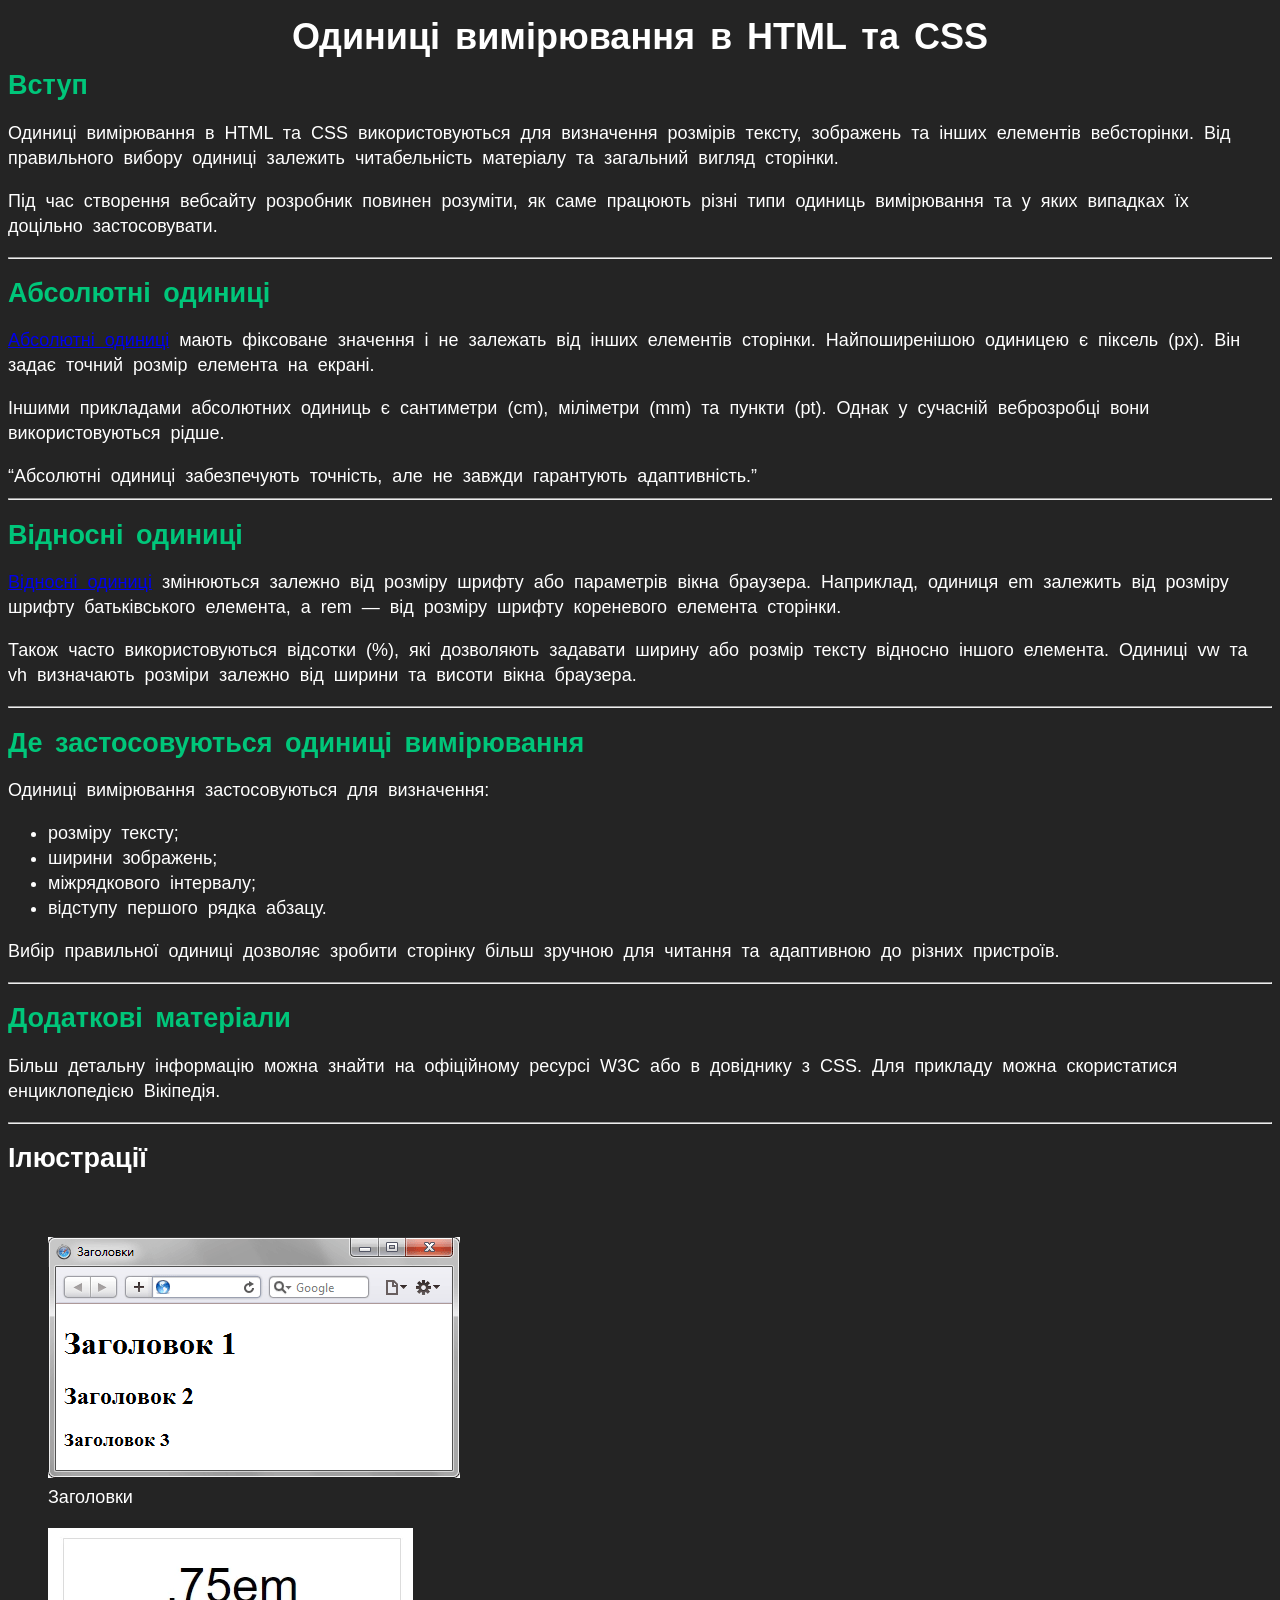
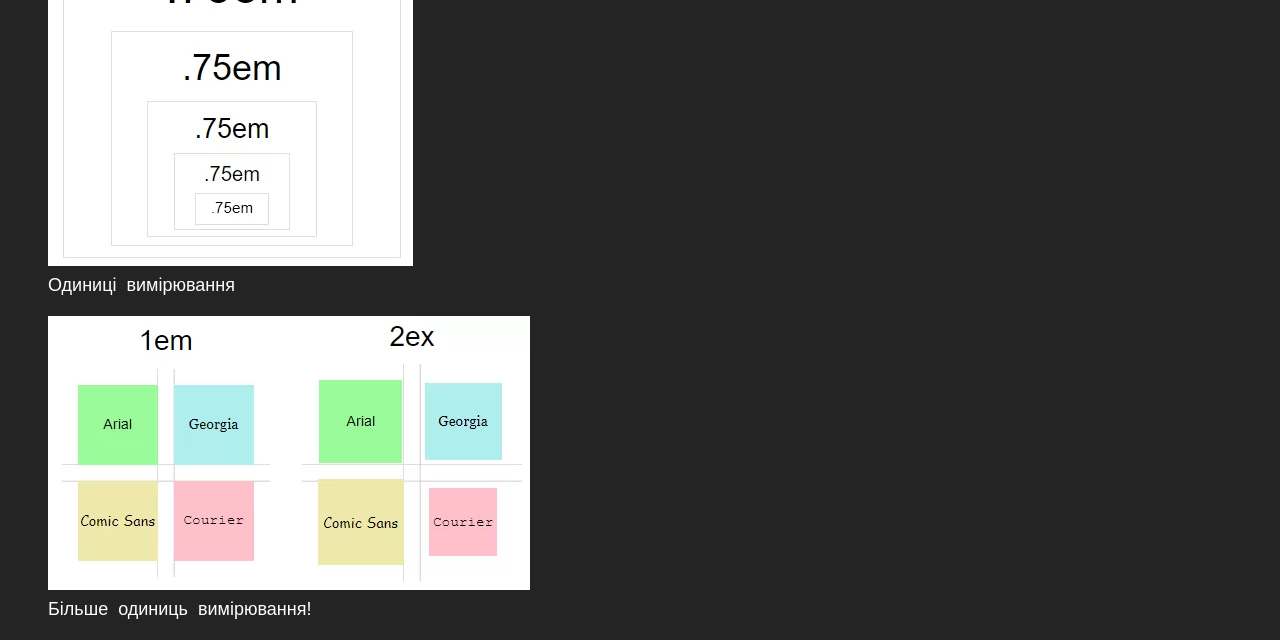
<file: index.html>
<!-- Майстренко Роман - Практична №2 - CSS -->
<!DOCTYPE html>
<html lang="en">
<head>
    <link rel="stylesheet" href="styles/style.css">
    <meta charset="UTF-8">
    <title>Одиниці вимірювання в HTML та CSS</title>
    <style>
        body
        {
            font-family: sans-serif;
            font-size: 18px;
        }
    </style>
</head>
<body>
<div align="center">
    <h1>Одиниці вимірювання в HTML та CSS</h1>
</div>
<h2 style="color: #00c67a">Вступ</h2>
<p>Одиниці вимірювання в HTML та CSS використовуються для визначення розмірів тексту, зображень та інших елементів вебсторінки. Від правильного вибору одиниці залежить читабельність матеріалу та загальний вигляд сторінки.</p>
<p>Під час створення вебсайту розробник повинен розуміти, як саме працюють різні типи одиниць вимірювання та у яких випадках їх доцільно застосовувати.</p>
<hr>
<h2 style="color: #00c67a">Абсолютні одиниці</h2>
<p><a href="https://itwiki.dev/front-end/css-reference/property-values/size">Абсолютні одиниці</a> мають фіксоване значення і не залежать від інших елементів сторінки. Найпоширенішою одиницею є піксель (px). Він задає точний розмір елемента на екрані.</p>
<p>Іншими прикладами абсолютних одиниць є сантиметри (cm), міліметри (mm) та пункти (pt). Однак у сучасній веброзробці вони використовуються рідше.</p>
<q>Абсолютні одиниці забезпечують точність, але не завжди гарантують адаптивність.</q>
<hr>
<h2 style="color: #00c67a">Відносні одиниці</h2>
<p><a href="https://itwiki.dev/front-end/css-reference/property-values/size">Відносні одиниці</a> змінюються залежно від розміру шрифту або параметрів вікна браузера. Наприклад, одиниця em залежить від розміру шрифту батьківського елемента, а rem — від розміру шрифту кореневого елемента сторінки.</p>
<p>Також часто використовуються відсотки (%), які дозволяють задавати ширину або розмір тексту відносно іншого елемента. Одиниці vw та vh визначають розміри залежно від ширини та висоти вікна браузера.</p>
<hr>
<h2 style="color: #00c67a">Де застосовуються одиниці вимірювання</h2>
<p>Одиниці вимірювання застосовуються для визначення:</p>
<ul>
    <li>розміру тексту;</li>
    <li>ширини зображень;</li>
    <li>міжрядкового інтервалу;</li>
    <li>відступу першого рядка абзацу.</li>
</ul>
<p>Вибір правильної одиниці дозволяє зробити сторінку більш зручною для читання та адаптивною до різних пристроїв.</p>
<hr>
<h2 style="color: #00c67a">Додаткові матеріали</h2>
<p>Більш детальну інформацію можна знайти на офіційному ресурсі W3C або в довіднику з CSS. Для прикладу можна скористатися енциклопедією Вікіпедія.</p>
<hr>
<h2>Ілюстрації</h2>
<br>
<figure>
    <img src="images/1.png" width=412>
    <figcaption>Заголовки</figcaption>
</figure>
<figure>
    <img src="images/2.webp" width=365>
    <figcaption>Одиниці вимірювання</figcaption>
</figure>
<figure>
    <img src="images/3.webp" width=482>
    <figcaption>Більше одиниць вимірювання!</figcaption>
</figure>
</body>
</html>
</file>
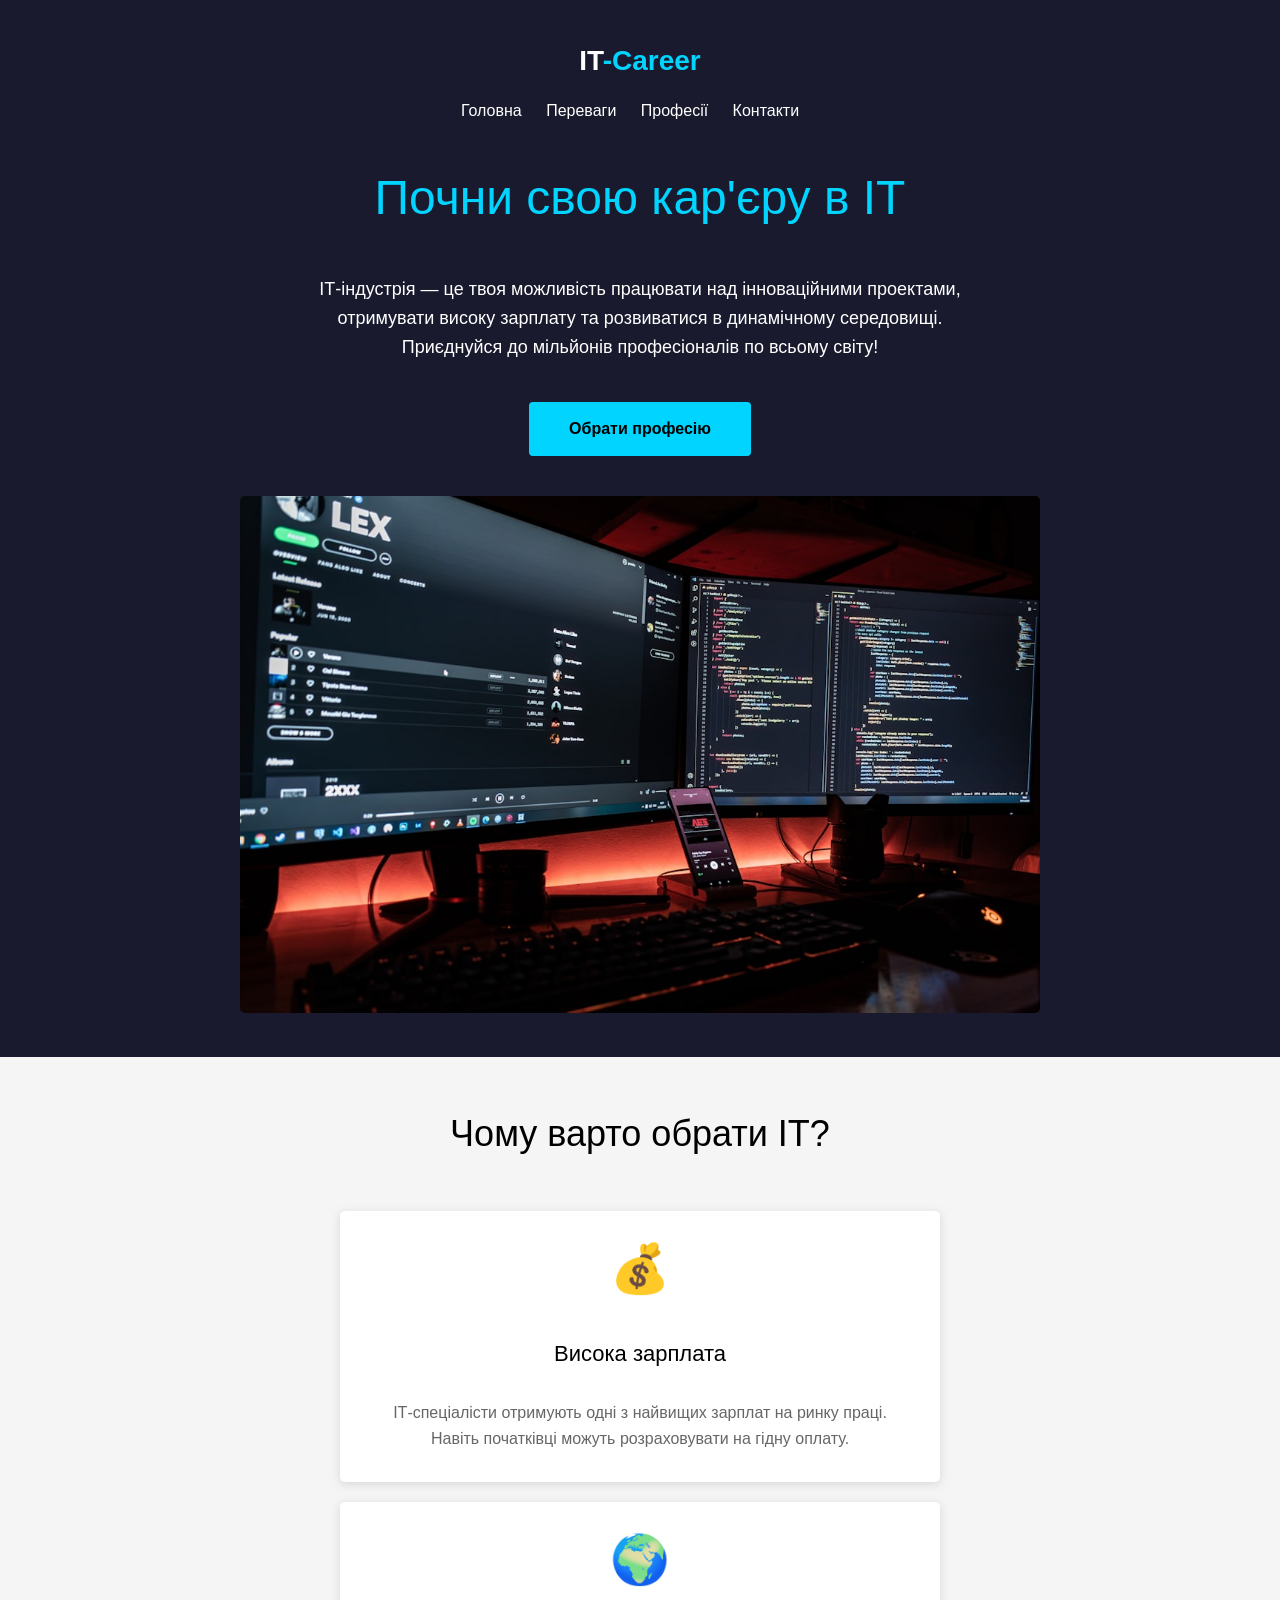
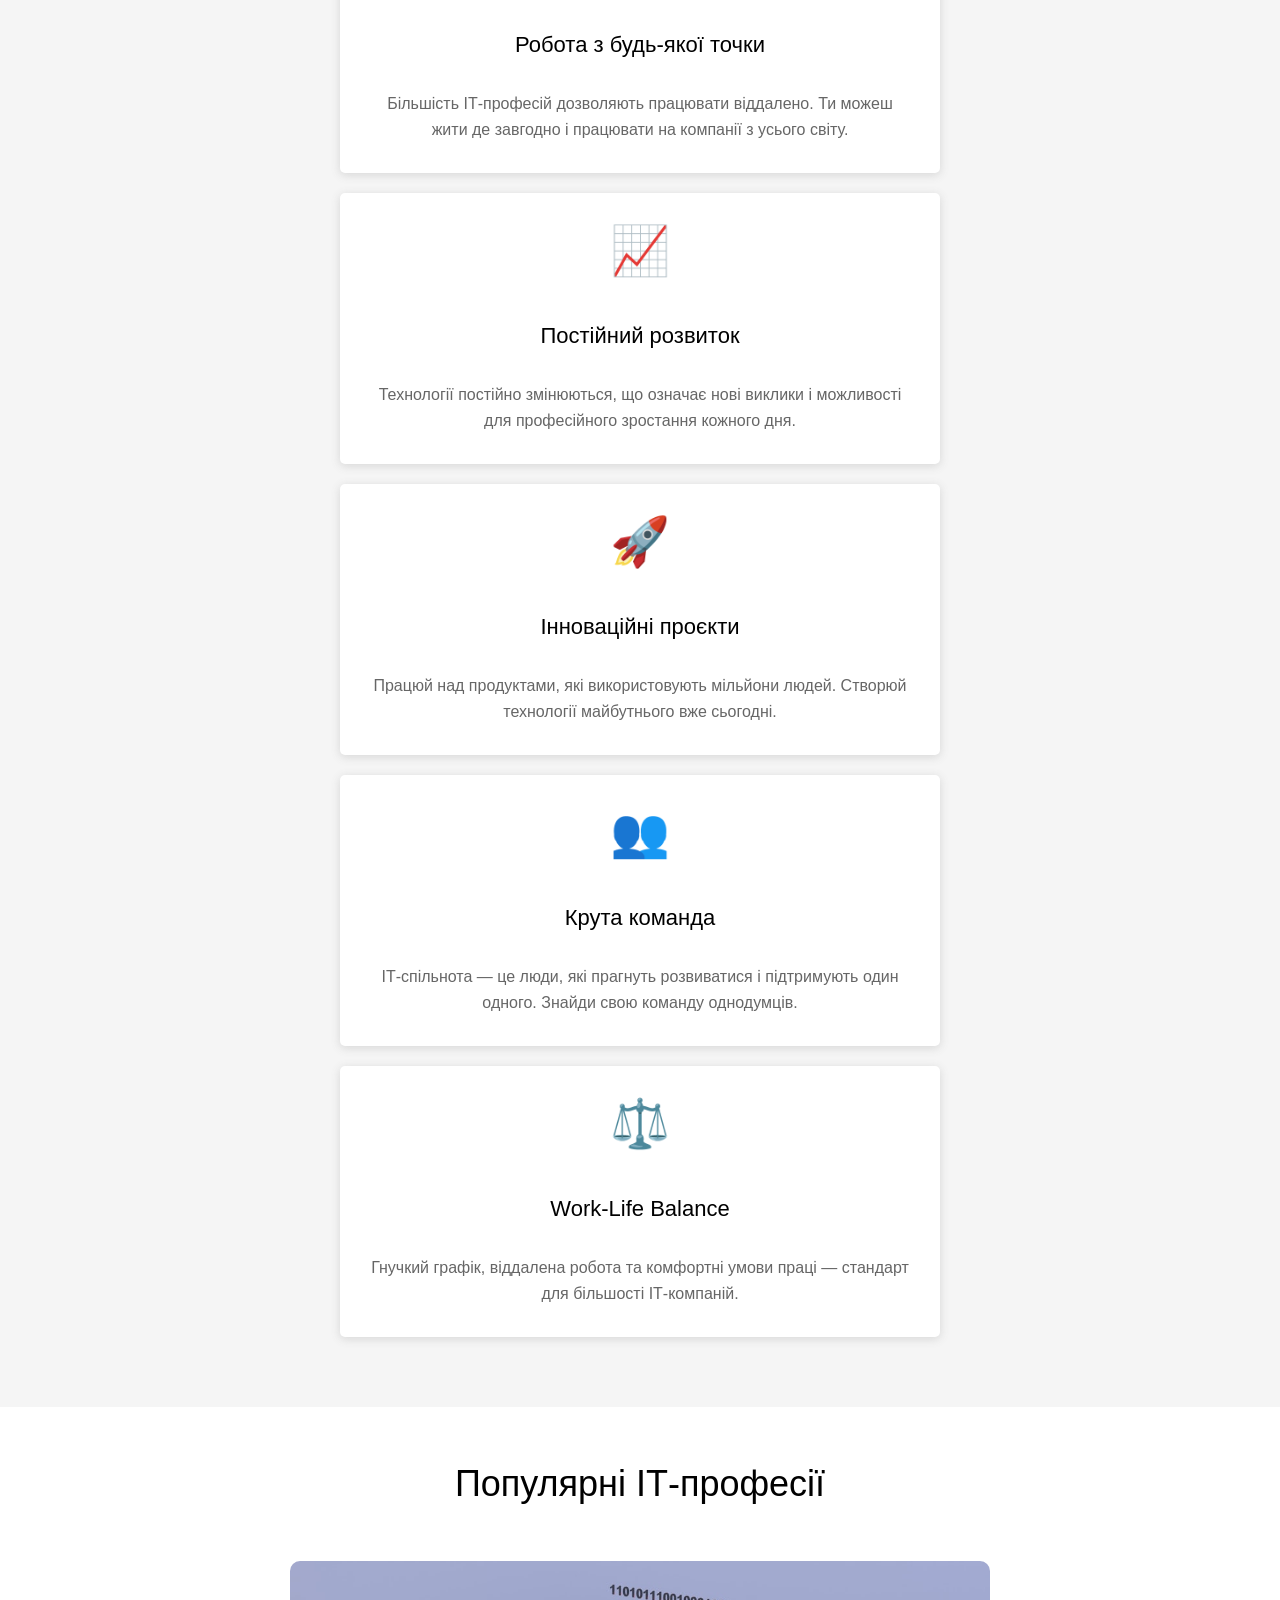
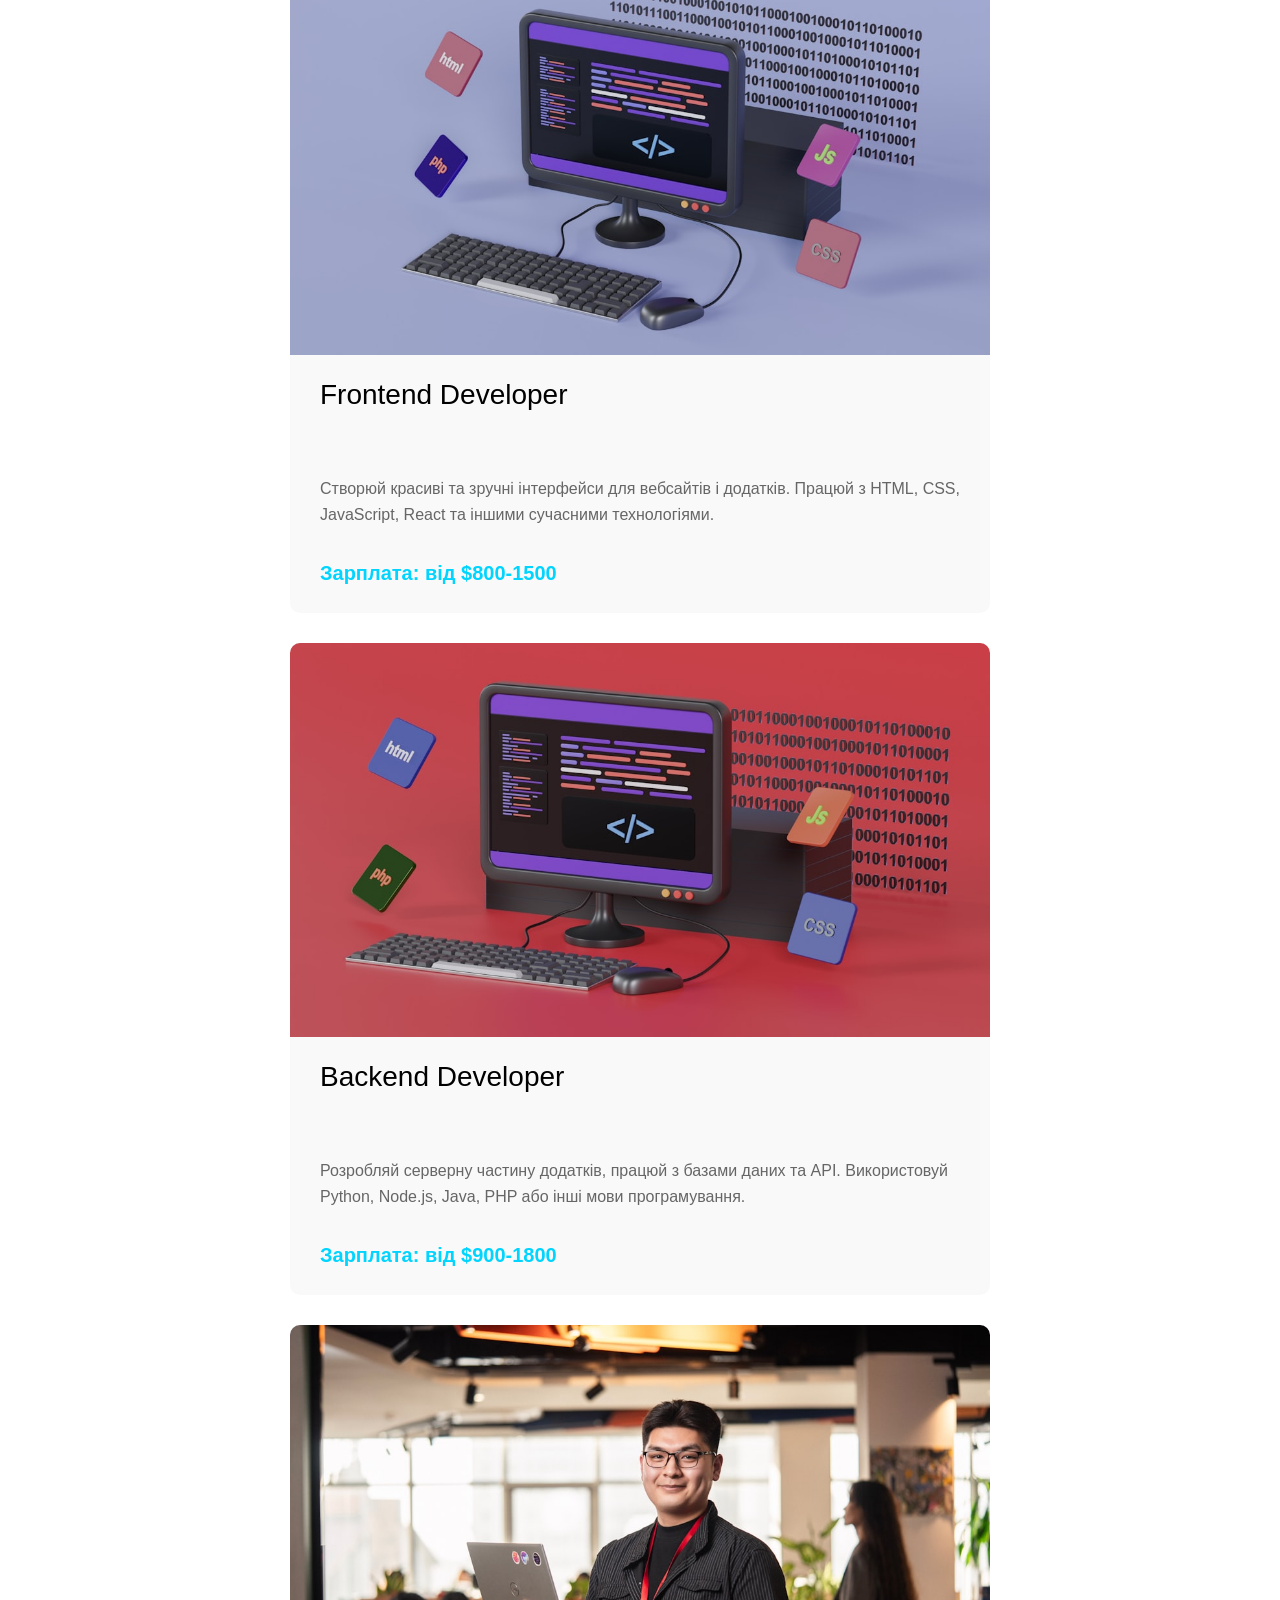
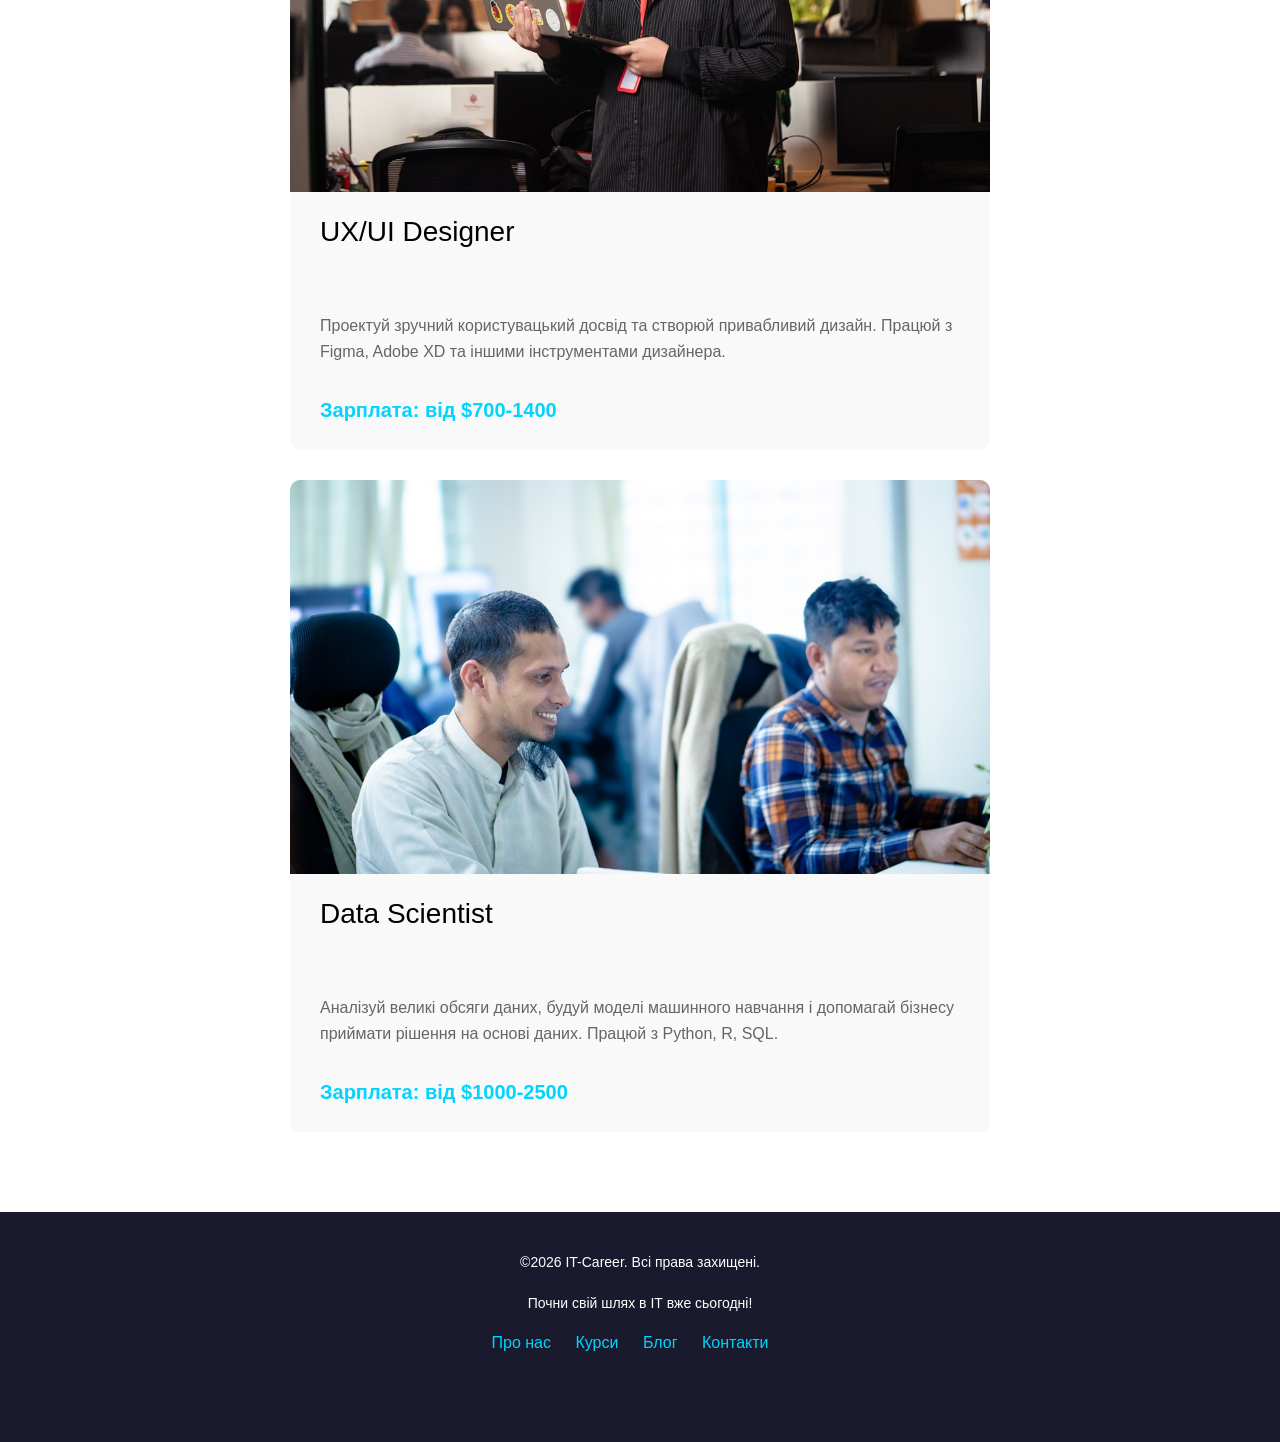
<file: less6/index.html>
<!DOCTYPE html>
<html lang="en">
<head>
    <meta charset="UTF-8">
    <title>IT-Career</title>
    <link rel="stylesheet" href="style/style.css" type="text/css">
</head>
<body>
<header class="header-color">
    <div class="wrapper">
        <div class="header-top">
            <div class="logo">IT<span class="blue">-Career</span></div>
            <nav>
                <ul>
                    <li><a href="#">Головна</a></li>
                    <li><a href="#">Переваги</a></li>
                    <li><a href="#">Професії</a></li>
                    <li><a href="#">Контакти</a></li>
                </ul>
            </nav>
        </div>
        <h1 class="blue">Почни свою кар'єру в ІТ</h1>
        <p>ІТ-індустрія — це твоя можливість працювати над інноваційними проектами,<br> отримувати високу зарплату та розвиватися в динамічному середовищі.<br> Приєднуйся до мільйонів професіоналів по всьому світу!</p>
        <button>Обрати професію</button>
        <img src="images/header.jpg" alt="header">
    </div>
</header>
<section class="reasons">
    <div class="wrapper">
        <h2>Чому варто обрати ІТ?</h2>
        <article class="reasons-box">
            <div class="reasons-box-icon">💰</div>
            <h3>Висока зарплата</h3>
            <p>ІТ-спеціалісти отримують одні з найвищих зарплат на ринку праці. Навіть початківці можуть розраховувати на гідну оплату.</p>
        </article>
        <article class="reasons-box">
            <div class="reasons-box-icon">🌍</div>
            <h3>Робота з будь-якої точки</h3>
            <p>Більшість ІТ-професій дозволяють працювати віддалено. Ти можеш жити де завгодно і працювати на компанії з усього світу.</p>
        </article>
        <article class="reasons-box">
            <div class="reasons-box-icon">📈</div>
            <h3>Постійний розвиток</h3>
            <p>Технології постійно змінюються, що означає нові виклики і можливості для професійного зростання кожного дня.</p>
        </article>
        <article class="reasons-box">
            <div class="reasons-box-icon">🚀</div>
            <h3>Інноваційні проєкти</h3>
            <p>Працюй над продуктами, які використовують мільйони людей. Створюй технології майбутнього вже сьогодні.</p>
        </article>
        <article class="reasons-box">
            <div class="reasons-box-icon">👥</div>
            <h3>Крута команда</h3>
            <p>ІТ-спільнота — це люди, які прагнуть розвиватися і підтримують один одного. Знайди свою команду однодумців.</p>
        </article>
        <article class="reasons-box">
            <div class="reasons-box-icon">⚖️</div>
            <h3>Work-Life Balance</h3>
            <p>Гнучкий графік, віддалена робота та комфортні умови праці — стандарт для більшості ІТ-компаній.</p>
        </article>
    </div>
</section>
<section class="professions">
    <div class="wrapper">
        <h2>Популярні ІТ-професії</h2>
        <article class="professions-card">
            <img src="images/prof1.jpg" alt="profession">
            <h3>Frontend Developer</h3>
            <p>Створюй красиві та зручні інтерфейси для вебсайтів і додатків. Працюй з HTML, CSS, JavaScript, React та іншими сучасними технологіями.</p>
            <p class="blue">Зарплата: від $800-1500</p>
        </article>
        <article class="professions-card">
            <img src="images/prof2.jpg" alt="profession">
            <h3>Backend Developer</h3>
            <p>Розробляй серверну частину додатків, працюй з базами даних та API. Використовуй Python, Node.js, Java, PHP або інші мови програмування.</p>
            <p class="blue">Зарплата: від $900-1800</p>
        </article>
        <article class="professions-card">
            <img src="images/prof3.jpg" alt="profession">
            <h3>UX/UI Designer</h3>
            <p>Проектуй зручний користувацький досвід та створюй привабливий дизайн. Працюй з Figma, Adobe XD та іншими інструментами дизайнера.</p>
            <p class="blue">Зарплата: від $700-1400</p>
        </article>
        <article class="professions-card">
            <img src="images/prof4.jpg" alt="profession">
            <h3>Data Scientist</h3>
            <p>Аналізуй великі обсяги даних, будуй моделі машинного навчання і допомагай бізнесу приймати рішення на основі даних. Працюй з Python, R, SQL.</p>
            <p class="blue">Зарплата: від $1000-2500</p>
        </article>
    </div>
</section>
<footer>
    <div class="wrapper">
        <p>&copy;2026 IT-Career. Всі права захищені.</p>
        <p>Почни свій шлях в ІТ вже сьогодні!</p>
        <nav>
            <ul>
                <li><a href="#" class="blue">Про нас</a></li>
                <li><a href="#" class="blue">Курси</a></li>
                <li><a href="#" class="blue">Блог</a></li>
                <li><a href="#" class="blue">Контакти</a></li>
            </ul>
        </nav>
    </div>
</footer>
</body>
</html>
</file>
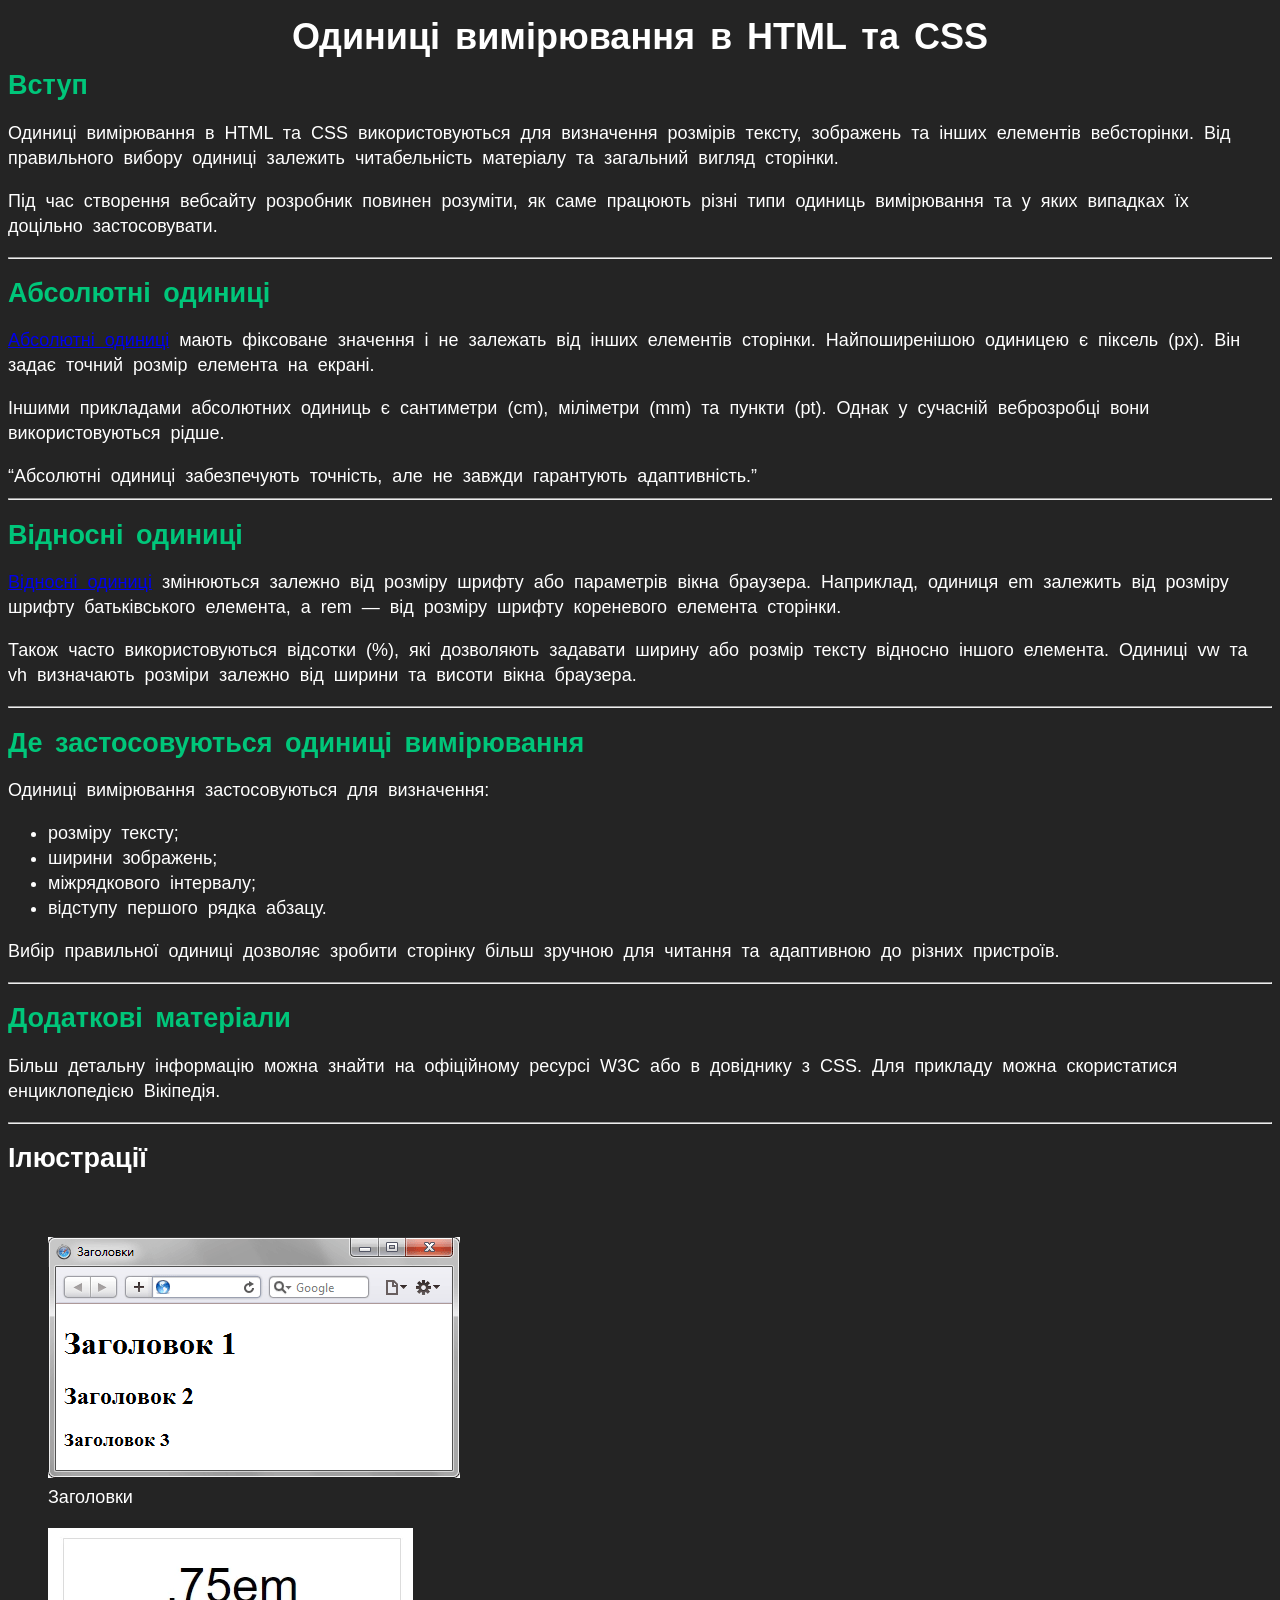
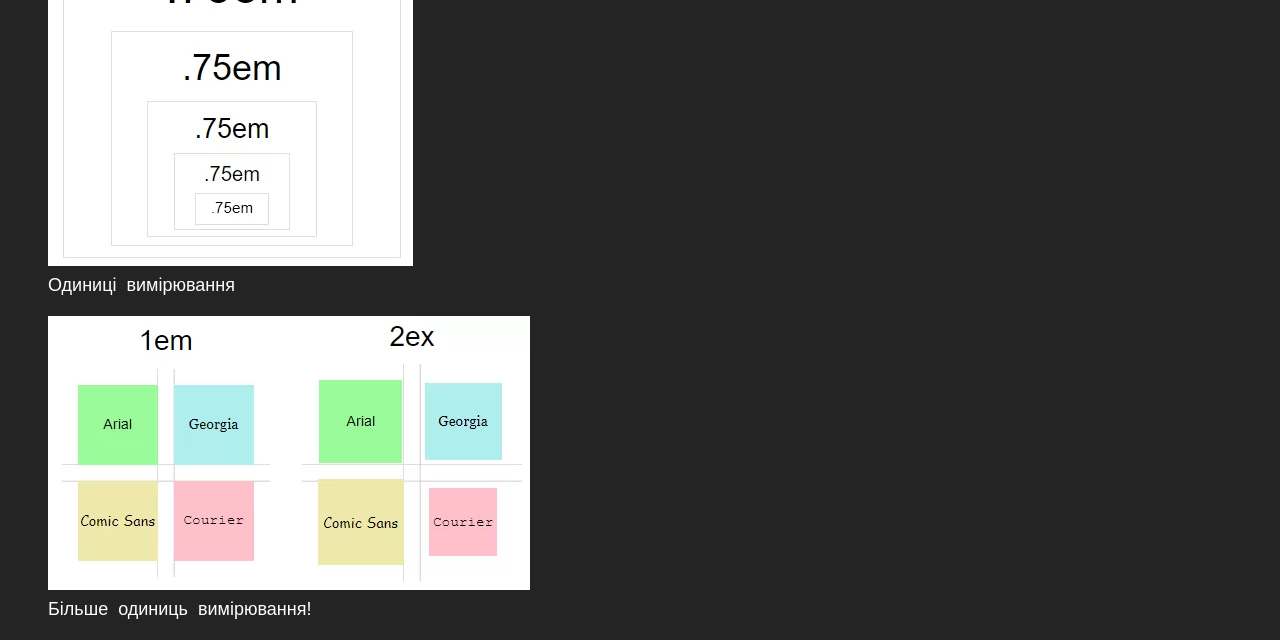
<file: Practical-2-CSS/index.html>
<!-- Майстренко Роман - Практична №2 - CSS -->
<!DOCTYPE html>
<html lang="en">
<head>
    <link rel="stylesheet" href="styles/style.css">
    <meta charset="UTF-8">
    <title>Одиниці вимірювання в HTML та CSS</title>
    <style>
        body
        {
            font-family: sans-serif;
            font-size: 18px;
        }
    </style>
</head>
<body>
<div align="center">
    <h1>Одиниці вимірювання в HTML та CSS</h1>
</div>
<h2 style="color: #00c67a">Вступ</h2>
<p>Одиниці вимірювання в HTML та CSS використовуються для визначення розмірів тексту, зображень та інших елементів вебсторінки. Від правильного вибору одиниці залежить читабельність матеріалу та загальний вигляд сторінки.</p>
<p>Під час створення вебсайту розробник повинен розуміти, як саме працюють різні типи одиниць вимірювання та у яких випадках їх доцільно застосовувати.</p>
<hr>
<h2 style="color: #00c67a">Абсолютні одиниці</h2>
<p><a href="https://itwiki.dev/front-end/css-reference/property-values/size">Абсолютні одиниці</a> мають фіксоване значення і не залежать від інших елементів сторінки. Найпоширенішою одиницею є піксель (px). Він задає точний розмір елемента на екрані.</p>
<p>Іншими прикладами абсолютних одиниць є сантиметри (cm), міліметри (mm) та пункти (pt). Однак у сучасній веброзробці вони використовуються рідше.</p>
<q>Абсолютні одиниці забезпечують точність, але не завжди гарантують адаптивність.</q>
<hr>
<h2 style="color: #00c67a">Відносні одиниці</h2>
<p><a href="https://itwiki.dev/front-end/css-reference/property-values/size">Відносні одиниці</a> змінюються залежно від розміру шрифту або параметрів вікна браузера. Наприклад, одиниця em залежить від розміру шрифту батьківського елемента, а rem — від розміру шрифту кореневого елемента сторінки.</p>
<p>Також часто використовуються відсотки (%), які дозволяють задавати ширину або розмір тексту відносно іншого елемента. Одиниці vw та vh визначають розміри залежно від ширини та висоти вікна браузера.</p>
<hr>
<h2 style="color: #00c67a">Де застосовуються одиниці вимірювання</h2>
<p>Одиниці вимірювання застосовуються для визначення:</p>
<ul>
    <li>розміру тексту;</li>
    <li>ширини зображень;</li>
    <li>міжрядкового інтервалу;</li>
    <li>відступу першого рядка абзацу.</li>
</ul>
<p>Вибір правильної одиниці дозволяє зробити сторінку більш зручною для читання та адаптивною до різних пристроїв.</p>
<hr>
<h2 style="color: #00c67a">Додаткові матеріали</h2>
<p>Більш детальну інформацію можна знайти на офіційному ресурсі W3C або в довіднику з CSS. Для прикладу можна скористатися енциклопедією Вікіпедія.</p>
<hr>
<h2>Ілюстрації</h2>
<br>
<figure>
    <img src="images/1.png" width=412>
    <figcaption>Заголовки</figcaption>
</figure>
<figure>
    <img src="images/2.webp" width=365>
    <figcaption>Одиниці вимірювання</figcaption>
</figure>
<figure>
    <img src="images/3.webp" width=482>
    <figcaption>Більше одиниць вимірювання!</figcaption>
</figure>
</body>
</html>
</file>
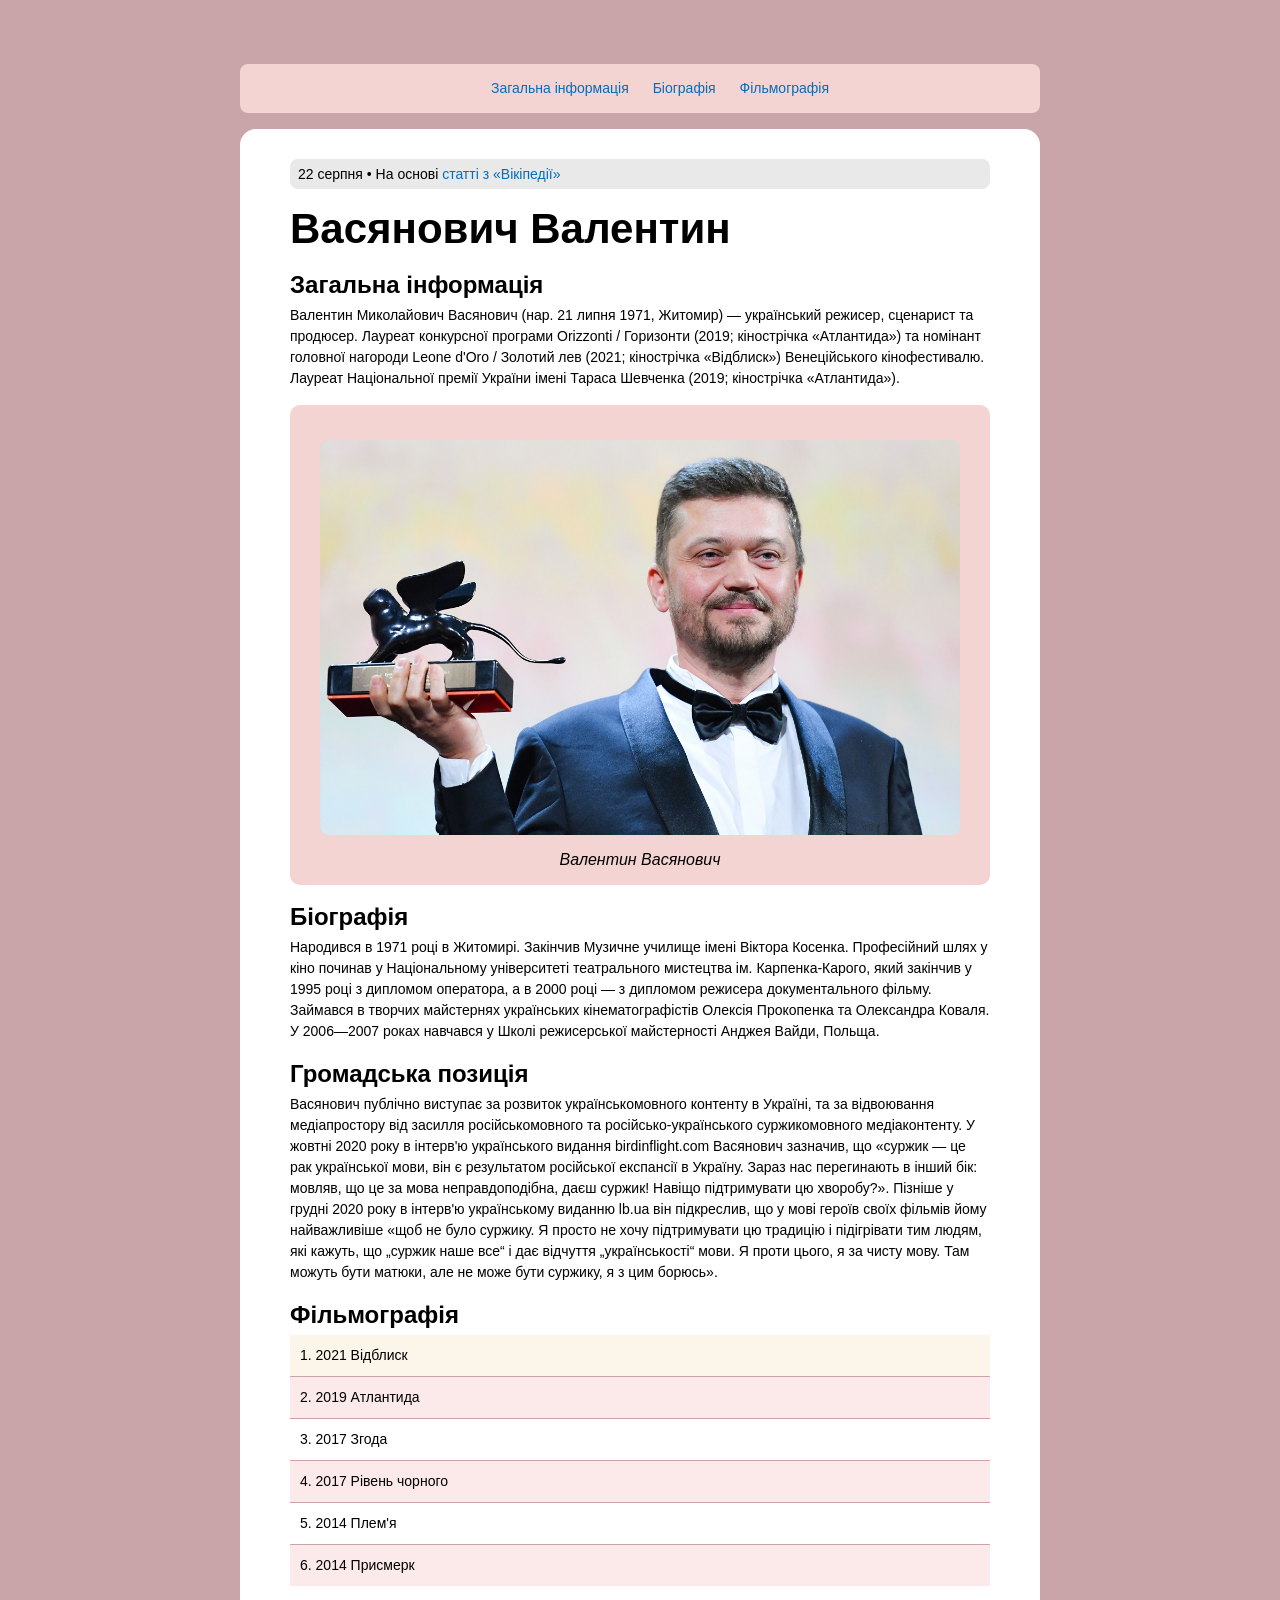
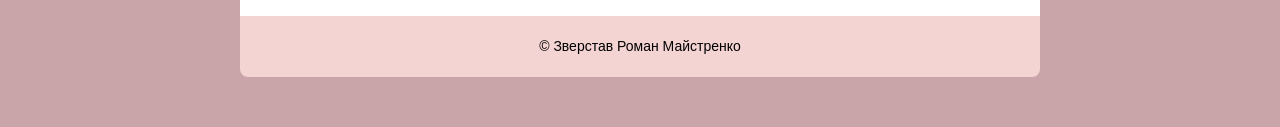
<file: practika_vasyanovich/index.html>
<!DOCTYPE html>
<html lang="uk">
<head>
    <meta charset="UTF-8">
    <title>Васянович Валентин</title>
    <link rel="stylesheet" href="styles/style.css">
</head>
<body>
<header class="nav-header">
    <nav>
        <ul class="nav-links">
            <li><a href="#">Загальна інформація</a></li>
            <li><a href="#">Біографія</a></li>
            <li><a href="#">Фільмографія</a></li>
        </ul>
    </nav>
</header>
<div class="content-wrapper">
    <header class="name-header">
            <p class="info">22 серпня &bull; На основі <a href="#">статті з «Вікіпедії»</a></p>
            <h1>Васянович Валентин</h1>
    </header>
    <section id="general">
            <h2>Загальна інформація</h2>
            <p>Валентин Миколайович Васянович (нар. 21 липня 1971, Житомир) — український режисер, сценарист та продюсер. Лауреат конкурсної програми Orizzonti / Горизонти (2019; кінострічка «Атлантида») та номінант головної нагороди Leone d'Oro / Золотий лев (2021; кінострічка «Відблиск») Венеційського кінофестивалю. Лауреат Національної премії України імені Тараса Шевченка (2019; кінострічка «Атлантида»).</p>
    </section>
    <figure>
            <img src="images/valentyn.jpg" alt="Валентин Васянович">
            <figcaption>Валентин Васянович</figcaption>
    </figure>
    <section id="biography">
                <h2>Біографія</h2>
                <p>Народився в 1971 році в Житомирі. Закінчив Музичне училище імені Віктора Косенка. Професійний шлях у кіно починав у Національному університеті театрального мистецтва ім. Карпенка-Карого, який закінчив у 1995 році з дипломом оператора, а в 2000 році — з дипломом режисера документального фільму. Займався в творчих майстернях українських кінематографістів Олексія Прокопенка та Олександра Коваля. У 2006—2007 роках навчався у Школі режисерської майстерності Анджея Вайди, Польща.</p>
    </section>
    <section id="position">
            <h2>Громадська позиція</h2>
            <p>Васянович публічно виступає за розвиток українськомовного контенту в Україні, та за відвоювання медіапростору від засилля російськомовного та російсько-українського суржикомовного медіаконтенту. У жовтні 2020 року в інтерв'ю українського видання birdinflight.com Васянович зазначив, що «суржик — це рак української мови, він є результатом російської експансії в Україну. Зараз нас перегинають в інший бік: мовляв, що це за мова неправдоподібна, даєш суржик! Навіщо підтримувати цю хворобу?». Пізніше у грудні 2020 року в інтерв'ю українському виданню lb.ua він підкреслив, що у мові героїв своїх фільмів йому найважливіше «щоб не було суржику. Я просто не хочу підтримувати цю традицію і підігрівати тим людям, які кажуть, що „суржик наше все“ і дає відчуття „українськості“ мови. Я проти цього, я за чисту мову. Там можуть бути матюки, але не може бути суржику, я з цим борюсь».</p>
    </section>
    <section id="filmography">
        <h2>Фільмографія</h2>
        <ol class="film-list">
            <li>2021 Відблиск</li>
            <li>2019 Атлантида</li>
            <li>2017 Згода</li>
            <li>2017 Рівень чорного</li>
            <li>2014 Плем'я</li>
            <li>2014 Присмерк</li>
        </ol>
    </section>
</div>
<footer class="verst-footer">
    <p>&copy; Зверстав Роман Майстренко</p>
</footer>
</body>
</html>
</file>
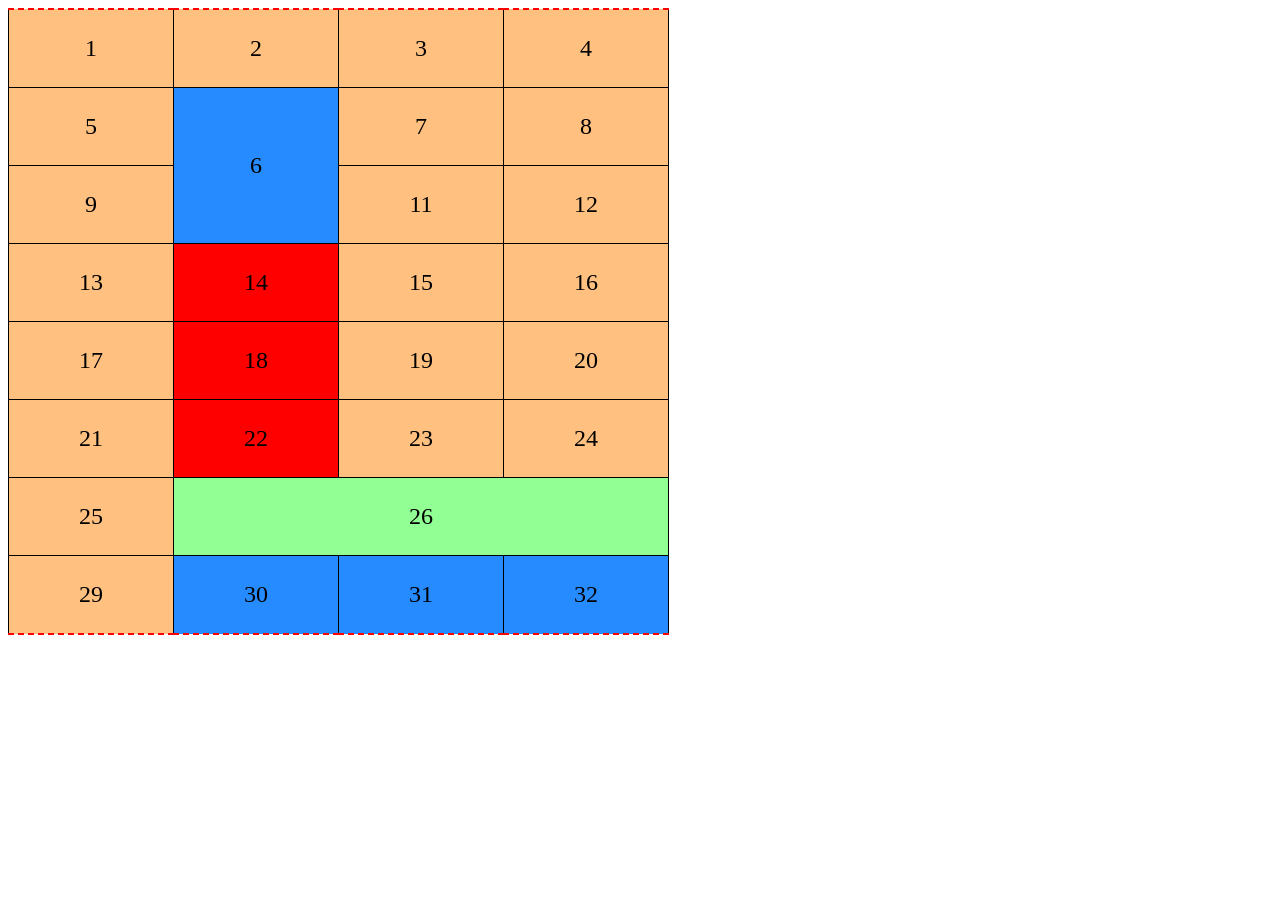
<file: Tablytsi/index.html>
<!DOCTYPE html>
<html lang="en">
<head>
    <meta charset="UTF-8">
    <title>Таблиці</title>
    <link rel="stylesheet" href="style/style.css">
</head>
<body>

<table>
    <tr>
        <td style="background-color: #ffc080">1</td>
        <td style="background-color: #ffc080">2</td>
        <td style="background-color: #ffc080">3</td>
        <td style="background-color: #ffc080">4</td>
    </tr>
    <tr>
        <td style="background-color: #ffc080">5</td>
        <td rowspan="2" style="background-color: #268bff">6</td>
        <td style="background-color: #ffc080">7</td>
        <td style="background-color: #ffc080">8</td>
    </tr>
    <tr>
        <td style="background-color: #ffc080">9</td>

        <td style="background-color: #ffc080">11</td>
        <td style="background-color: #ffc080">12</td>
    </tr>
    <tr>
        <td style="background-color: #ffc080">13</td>
        <td style="background-color: #FF0000">14</td>
        <td style="background-color: #ffc080">15</td>
        <td style="background-color: #ffc080">16</td>
    </tr>
    <tr>
        <td style="background-color: #ffc080">17</td>
        <td style="background-color: #FF0000">18</td>
        <td style="background-color: #ffc080">19</td>
        <td style="background-color: #ffc080">20</td>
    </tr>
    <tr>
        <td style="background-color: #ffc080">21</td>
        <td style="background-color: #FF0000">22</td>
        <td style="background-color: #ffc080">23</td>
        <td style="background-color: #ffc080">24</td>
    </tr>
    <tr>
        <td style="background-color: #ffc080">25</td>
        <td colspan="3" style="background-color: #92ff94;">26</td>
    </tr>
    <tr>
        <td style="background-color: #ffc080">29</td>
        <td style="background-color: #268bff">30</td>
        <td style="background-color: #268bff">31</td>
        <td style="background-color: #268bff">32</td>
    </tr>
</table>

</body>
</html>
</file>
<file: styles/style.css>
body
{
    background-color: #242424;
    color: white;
    line-height: 25px;
    word-spacing: 5px;
}
</file>
<file: less6/style/style.css>
* {
    margin: 0;
    padding: 0;
    box-sizing: border-box;
    text-decoration: none;
    list-style: none;
}
html {
    font-family: Arial, sans-serif;
    text-align: center;
}
.wrapper {
    max-width: 1200px;
    margin: 0 auto;
}
.blue {
    color: #01d4ff;
}
header {
    color: #fff;
    padding: 40px 0;
}
.header-color {
    background: #191a2e;
}
.header-top {
    background: #191a2e;
}
.logo {
    font-size: 28px;
    font-weight: bold;
    line-height: 42px;
    margin-bottom: 20px;
}
nav {
    margin-bottom: 50px;
}
nav ul li {
    display: inline;
    margin-right: 20px;
}
nav ul li a {
    color: #fff;
}
.header-color .wrapper h1 {
    font-size: 48px;
    font-weight: 500;
    margin-bottom: 50px;
}
.header-color .wrapper p {
    font-size: 18px;
    line-height: 29px;
    margin-bottom: 40px;
}
button {
    display: block;
    margin: 0 auto 40px;
    border: none;
    background: #01d4ff;
    padding: 10px 40px;
    font-size: 16px;
    line-height: 34px;
    font-weight: bold;
    border-radius: 4px;
}
.header-color .wrapper img {
    width: 800px;
    border-radius: 5px;
}
.reasons {
    background: #f5f5f5;
}
h2 {
    font-size: 36px;
    line-height: 54px;
    font-weight: 500;
    margin-bottom: 50px;
}
.reasons, .professions {
    padding: 50px 0;
}
.reasons-box {
    max-width: 600px;
    background: #fff;
    border-radius: 5px;
    padding: 30px;
    box-shadow: 0 2px 10px rgba(97, 97, 97, 0.2);
}
.reasons .wrapper article {
    margin: 0 auto 20px;
}
.reasons-box-icon {
    font-size: 48px;
    margin-bottom: 40px;
}
h3 {
    font-size: 22px;
    line-height: 33px;
    font-weight: 500;
    margin-bottom: 30px;
}
.reasons-box p {
    font-size: 16px;
    line-height: 26px;
    color: #666666;
}
.professions-card {
    max-width: 700px;
    overflow: hidden;
    margin: 0 auto 30px;
    background: #f9f9f9;
    border-radius: 10px;
    text-align: left;
}
.professions-card img {
    object-fit: cover;
    width: 100%;
}

.professions-card h3 {
    font-size: 28px;
    line-height: 42px;
    padding: 15px 30px;
}
.professions-card p {
    font-size: 16px;
    line-height: 26px;
    color: #666666;
    padding: 15px 30px;
}
.professions-card p.blue {
    color: #01d4ff;
    font-size: 20px;
    line-height: 30px;
    font-weight: 700;
    margin-bottom: 10px;
}
footer {
    background: #191a2e;
    padding: 40px 0;
    color: #fff;
}
footer p {
    font-size: 14px;
    line-height: 21px;
    margin-bottom: 20px;
}
</file>
<file: Practical-2-CSS/styles/style.css>
body
{
    background-color: #242424;
    color: white;
    line-height: 25px;
    word-spacing: 5px;
}
</file>
<file: practika_vasyanovich/styles/style.css>
html {
    background-color: #c9a4a9;
}

body {
    max-width: 800px;
    margin: 0 auto;
    padding: 64px 0 50px 0;
}

.nav-header {
    margin-bottom: 16px;
    background-color: #F4D3D3;
    border-radius: 8px;
    padding: 4px;
}

.nav-links, p, .film-list li{
    font-family: Arial, sans-serif;
    font-size: 14px;
    font-weight: 400;
    line-height: 21px;
    text-align: left;
    margin: 0 auto;
}

.verst-footer p {
    text-align: center;
}

.nav-links {
    list-style-type: none;
    margin: 10px 0;
    gap: 3px;
    text-align: center;
}
nav ul li {
    display: inline;
}

.nav-links li a {
    padding: 10px;
    border-radius: 4px;
}

a:link {
    color: #006EBE;
    text-decoration: none;
}

a:visited {
    color: #0B257D;
}

.nav-links a:hover {
    background-color: #fff;
    color: #5EAAE0;
}

.info {
    background-color: #E9E9E9;
    padding: 8px;
    border-radius: 8px;
    line-height: 100%;
    margin: 0;
}

h1 {
    font-family: Verdana, sans-serif;
    font-size: 42px;
    font-weight: 700;
    margin: 16px auto;
}

img {
    border-radius: 8px;
}

figure {
    max-width: 800px;
    border-radius: 10px;
    background-color: #F4D3D3;
    margin: 0 auto;
}

figure img {
    max-width: 640px;
    margin: 35px 30px 0 30px;
}

figure figcaption {
    text-align: center;
    padding: 10px 0 15px 0;
    font-family: Verdana, sans-serif;
    font-weight: 400;
    font-size: 16px;
    line-height: 21px;
    font-style: italic;

}

.content-wrapper {
    background-color: #ffffff;
    padding: 30px 50px;
    border-radius: 16px 16px 0 0;
    margin-bottom:0;
}

#filmography {
    margin-bottom: 0;
}

section {
    margin: 16px auto;
}

h2 {
    font-family: Verdana, sans-serif;
    font-weight: 700;
    font-size: 24px;
    line-height: 100%;
    margin-bottom: 8px;
}

.film-list {
    padding: 0;
    margin: 0;
    list-style-position: inside;
}

.film-list li {
    padding: 10px;
    border-bottom: 1px solid #C9A5AA;
    background-color: #FFFFFF;
}

.film-list li:last-child {
    border-bottom: none;
}

.film-list li:nth-child(even) {
    background-color: #FCE9E9;
}

.film-list li:first-child {
    background-color: #FCF5E9;
}

.verst-footer {
    text-align: center;
    padding: 20px 0;
    background-color: #F4D3D3;
    border-radius: 0 0 8px 8px;
    margin: 0;
}
</file>
<file: Tablytsi/style/style.css>
td
{
    font-size: 24px;
    text-align: center;
    padding: 25px 70px;
    border: 1px solid black;
}
table
{
    border-collapse: collapse;
    border-left: 1px solid black;
    border-right: 1px solid black;
    border-top: 2px dashed red;
    border-bottom: 2px dashed red;
}
</file>
